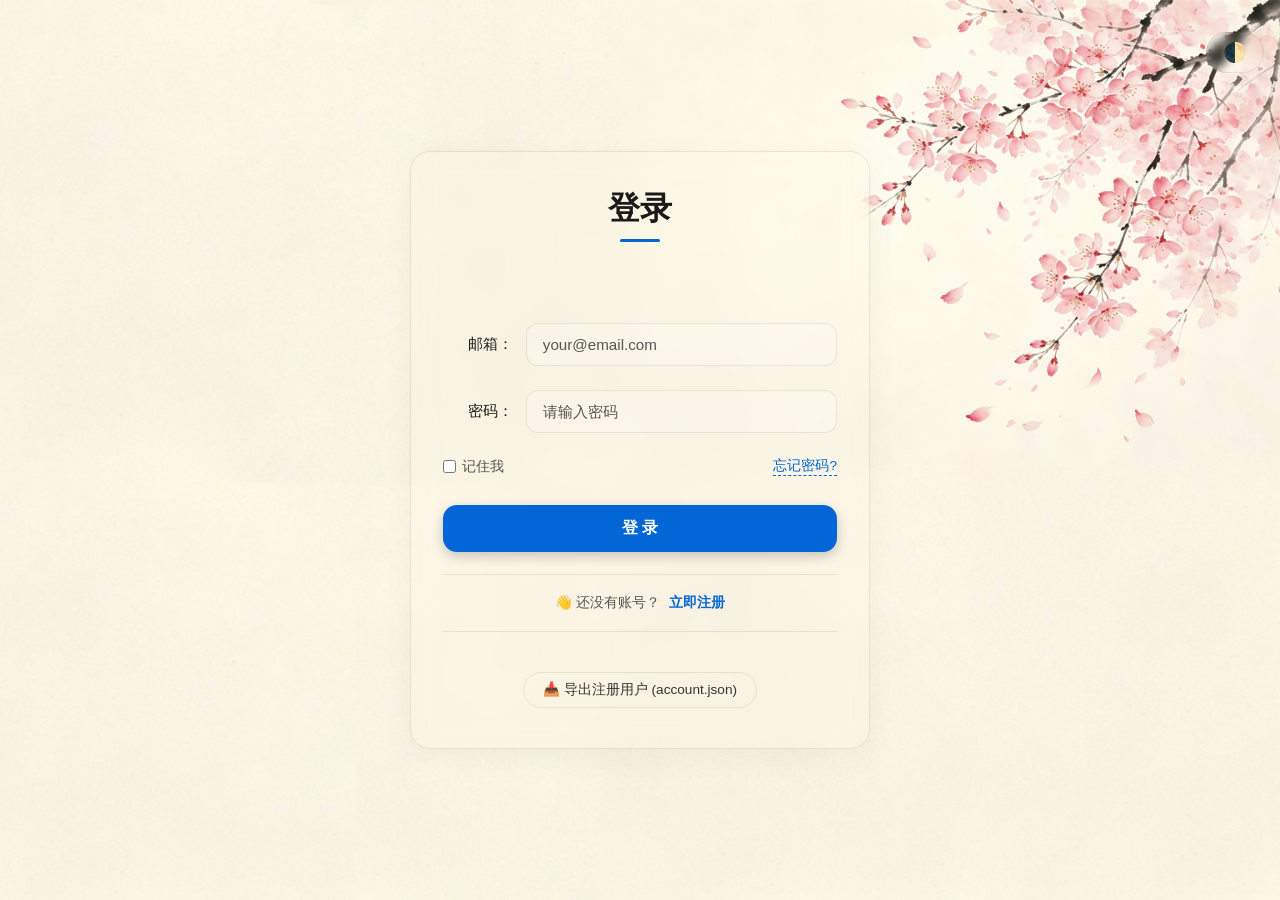
<file: login.html>
<!DOCTYPE html>
<html lang="zh-CN">
<head>
    <meta charset="UTF-8">
    <meta name="viewport" content="width=device-width, initial-scale=1.0">
    <title>AsukaLin · 登录</title>

    <!-- 主题防闪烁 -->
    <script>
        (function () {
            const stored = localStorage.getItem('theme');
            const prefersDark = window.matchMedia('(prefers-color-scheme: dark)');
            if (stored) {
                document.documentElement.setAttribute('data-theme', stored);
            } else {
                document.documentElement.setAttribute('data-theme', prefersDark.matches ? 'dark' : 'light');
            }
        })();
    </script>

    <!-- 样式路径调整 -->
    <link rel="stylesheet" href="css/login.css">
</head>
<body>

    <button class="theme-toggle" id="themeToggle" aria-label="切换主题">🌓</button>

    <div class="login-card" id="authCard"></div>

    <!-- JS 路径调整 -->
    <script src="js/login.js"></script>
</body>
</html>
</file>
<file: css/login.css>
/* ==========================================
   login.css - 登录/注册页样式（继承博客主题）
   ========================================== */

/* ---------- 主题变量（与博客完全一致） ---------- */
:root,
[data-theme="dark"] {
    --bg: #1a1a2e;
    --bg-secondary: #16213e;
    --text: #e0e0e0;
    --text-secondary: #a0a0b0;
    --heading-color: #ffffff;
    --link: #8ab4f8;
    --border: #2a2a4a;
    --shadow: rgba(255,255,255,0.05);
    --bg-image: url('../images/element/motoko.jpg');
    --glass-bg: rgba(20, 30, 50, 0.6);
    --glass-border: rgba(255,255,255,0.15);
    --card-shadow: 0 8px 32px rgba(0,0,0,0.3);
    --glass-blur: 12px;
    --card-radius: 20px;
}

[data-theme="light"] {
    --bg: #fcf6e8;
    --bg-secondary: #f5f0e6;
    --text: #333333;
    --text-secondary: #555555;
    --heading-color: #1a1a1a;
    --link: #0366d6;
    --border: rgba(0,0,0,0.12);
    --shadow: rgba(0,0,0,0.06);
    --bg-image: url('../images/element/sakura.png');
    --glass-bg: transparent;
    --glass-border: rgba(0,0,0,0.08);
    --card-shadow: 0 8px 32px rgba(0,0,0,0.04);
    --glass-blur: 12px;
    --card-radius: 20px;
}

/* ---------- 全局 ---------- */
* {
    margin: 0;
    padding: 0;
    box-sizing: border-box;
}

body {
    min-height: 100vh;
    background-color: var(--bg);
    background-image: var(--bg-image);
    background-repeat: no-repeat;
    background-attachment: fixed;
    background-size: cover;
    background-position: center;
    display: flex;
    align-items: center;
    justify-content: center;
    font-family: "PingFang SC", "Microsoft YaHei", "Noto Sans SC", sans-serif;
    padding: 1.5rem;
    color: var(--text);
    transition: background-color 0.3s, background-image 0.3s;
}

/* ---------- 主题切换按钮（固定在右上角） ---------- */
.theme-toggle {
    position: fixed;
    top: 2rem;
    right: 1rem;
    z-index: 1000;
    background: var(--glass-bg);
    backdrop-filter: blur(5px);
    -webkit-backdrop-filter: blur(5px);
    border: 1px solid var(--glass-border);
    border-radius: 40px;
    padding: 0.5rem 1rem;
    font-size: 1.2rem;
    cursor: pointer;
    color: var(--text);
    transition: background-color 0.2s, border-color 0.2s;
}

.theme-toggle:hover {
    background: rgba(255,255,255,0.25);
}

/* ---------- 毛玻璃卡片（登录/注册共用） ---------- */
.login-card {
    width: 100%;
    max-width: 460px;
    background: var(--glass-bg);
    backdrop-filter: blur(var(--glass-blur));
    -webkit-backdrop-filter: blur(var(--glass-blur));
    border: 1px solid var(--glass-border);
    border-radius: var(--card-radius);
    box-shadow: var(--card-shadow);
    padding: 2.2rem 2rem 2.5rem;
    transition: transform 0.25s ease, box-shadow 0.3s ease;
    animation: slideUp 0.6s ease-out;
}

.login-card:hover {
    transform: translateY(-2px);
}

/* 标题 */
.card-title {
    font-family: 'Noto Serif SC', serif;
    font-size: 2rem;
    font-weight: 700;
    color: var(--heading-color);
    text-align: center;
    margin-bottom: 1.8rem;
    position: relative;
}

.card-title::after {
    content: '';
    display: block;
    width: 40px;
    height: 3px;
    background: var(--link);
    border-radius: 4px;
    margin: 0.5rem auto 0;
}

/* ---------- 表单 ---------- */
.input-row {
    display: flex;
    align-items: center;
    gap: 0.8rem;
    margin-bottom: 1.5rem;
}

.input-row label {
    width: 70px;
    flex-shrink: 0;
    font-size: 0.95rem;
    font-weight: 500;
    color: var(--heading-color);
    text-align: right;
}

.input-row input {
    flex: 1;
    padding: 0.75rem 1rem;
    font-size: 0.95rem;
    background: rgba(255,255,255,0.2);
    border: 1px solid var(--glass-border);
    border-radius: 12px;
    outline: none;
    color: var(--text);
    font-family: inherit;
    transition: all 0.25s ease;
    backdrop-filter: blur(4px);
    -webkit-backdrop-filter: blur(4px);
}

.input-row input:focus {
    border-color: var(--link);
    background: rgba(255,255,255,0.3);
    box-shadow: 0 0 0 3px rgba(22,119,255,0.2);
}

.input-row input::placeholder {
    color: var(--text-secondary);
}

/* 选项行（记住我 + 忘记密码） */
.form-options {
    display: flex;
    justify-content: space-between;
    align-items: center;
    margin: 1.2rem 0 1.8rem;
    font-size: 0.85rem;
    color: var(--text-secondary);
}

.checkbox-label {
    display: flex;
    align-items: center;
    gap: 0.4rem;
    cursor: pointer;
    user-select: none;
}

.forgot-link {
    color: var(--link);
    text-decoration: none;
    border-bottom: 1px dashed var(--link);
}

.forgot-link:hover {
    opacity: 0.8;
}

/* 按钮 */
.btn-primary {
    width: 100%;
    padding: 0.8rem;
    background: var(--link);
    color: white;
    border: none;
    border-radius: 14px;
    font-size: 1rem;
    font-weight: 600;
    cursor: pointer;
    transition: transform 0.2s, box-shadow 0.2s;
    margin-bottom: 1rem;
    font-family: inherit;
    box-shadow: 0 4px 12px rgba(0,0,0,0.2);
}

.btn-primary:hover {
    transform: translateY(-1px);
    box-shadow: 0 8px 20px rgba(0,0,0,0.25);
}

.btn-primary:active {
    transform: translateY(1px);
}

/* 切换提示 */
.switch-prompt {
    text-align: center;
    font-size: 0.85rem;
    color: var(--text-secondary);
    border-top: 1px solid var(--glass-border);
    padding-top: 1.2rem;
    margin-top: 0.4rem;
}

.switch-prompt a {
    color: var(--link);
    text-decoration: none;
    font-weight: 600;
    margin-left: 0.3rem;
}

.switch-prompt a:hover {
    text-decoration: underline;
}

/* 消息区 */
.message-area {
    min-height: 2.5rem;
    text-align: center;
    margin-bottom: 0.8rem;
    font-size: 0.85rem;
}

.msg-error {
    color: #dc2626;
    background: rgba(255,240,240,0.7);
    padding: 0.3rem 1rem;
    border-radius: 20px;
    display: inline-block;
}

.msg-success {
    color: #059669;
    background: rgba(220,252,231,0.7);
    padding: 0.3rem 1rem;
    border-radius: 20px;
    display: inline-block;
}

@keyframes slideUp {
    from {
        opacity: 0;
        transform: translateY(60px);
    }
    to {
        opacity: 1;
        transform: translateY(0);
    }
}

/* 响应式 */
@media (max-width: 480px) {
    .login-card {
        padding: 1.8rem 1.5rem 2rem;
    }
    .input-row label {
        width: 60px;
        font-size: 0.9rem;
    }
}

@media (prefers-reduced-motion: reduce) {
    .login-card {
        animation: none;
    }
}

/* ---------- 导出按钮 ---------- */
.export-btn {
    display: inline-block;
    background: var(--glass-bg);
    backdrop-filter: blur(5px);
    -webkit-backdrop-filter: blur(5px);
    border: 1px solid var(--glass-border);
    color: var(--text);
    padding: 0.5rem 1.2rem;
    border-radius: 2rem;
    cursor: pointer;
    font-size: 0.85rem;
    font-family: inherit;
    transition: background-color 0.2s;
    margin-top: 1.5rem;
}

.export-btn:hover {
    background: rgba(255, 255, 255, 0.25);
}

.export-container {
    text-align: center;
    margin-top: 1.5rem;
}
</file>
